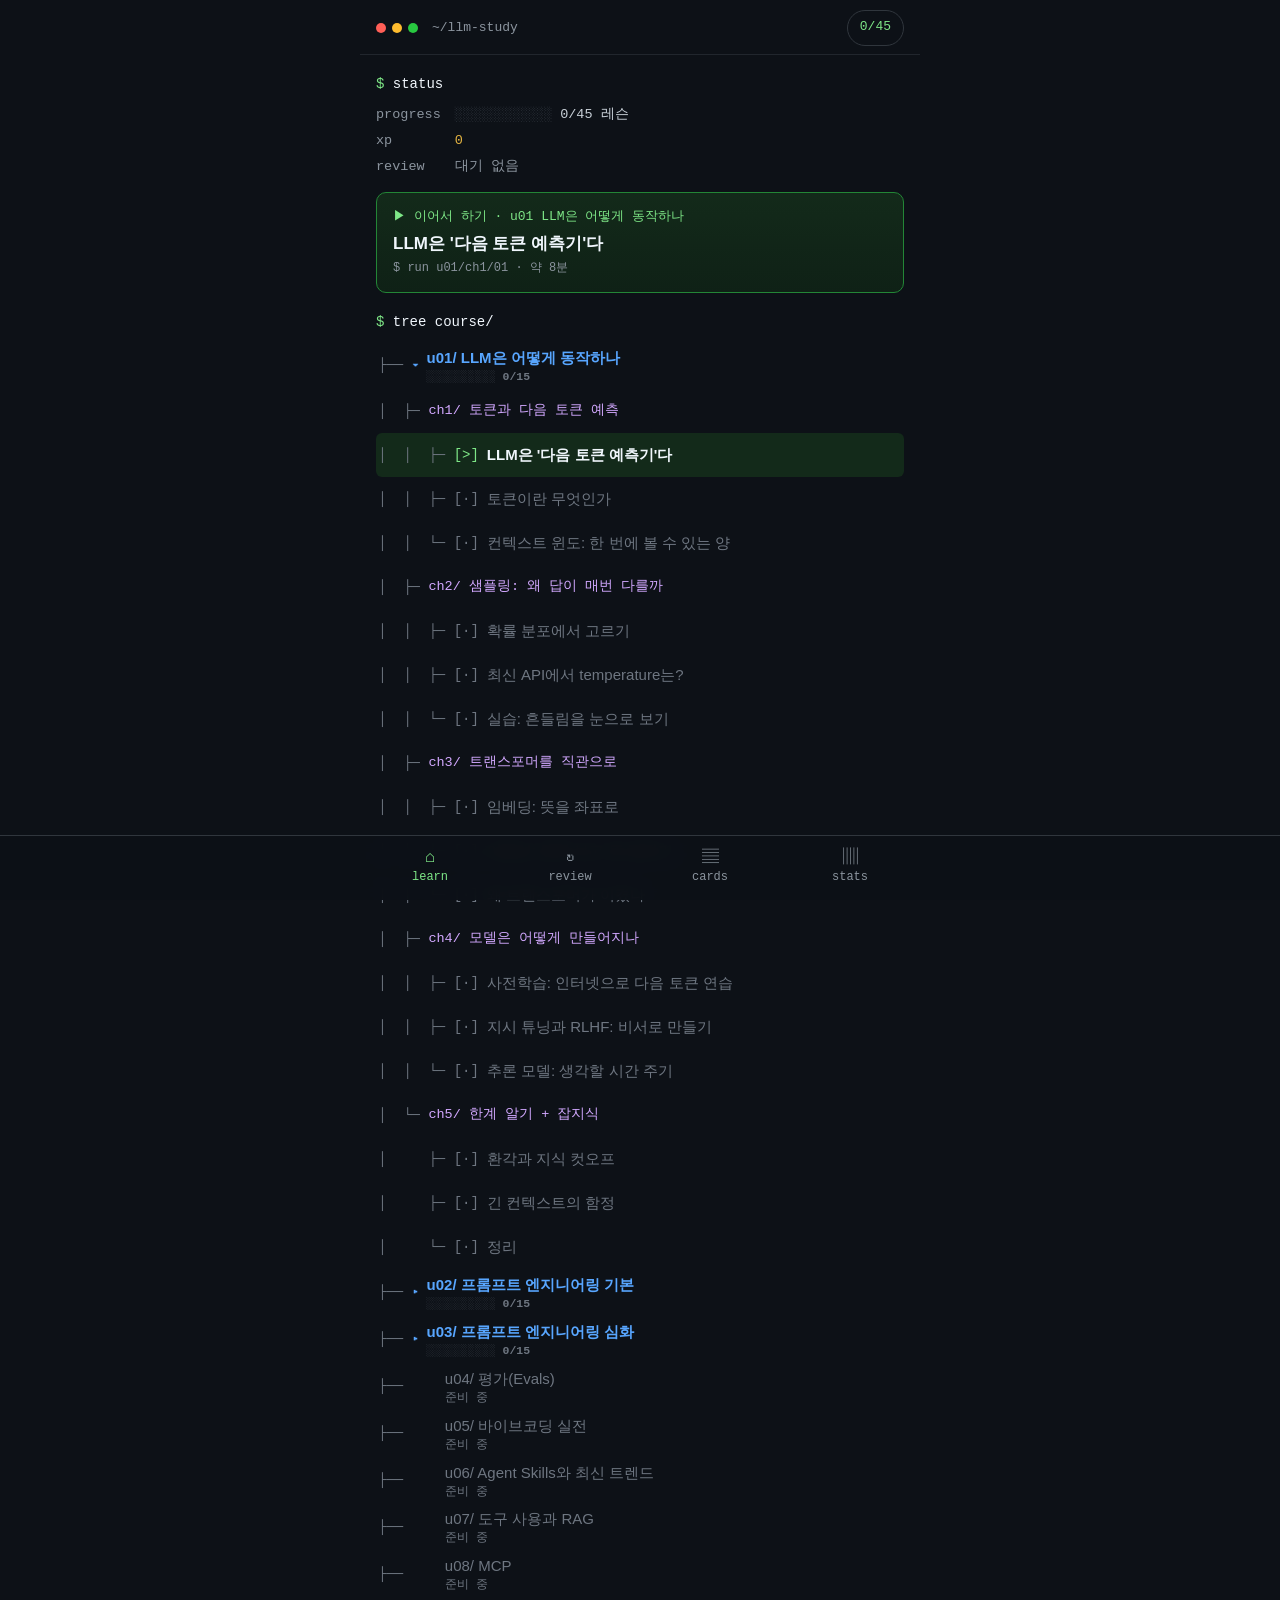
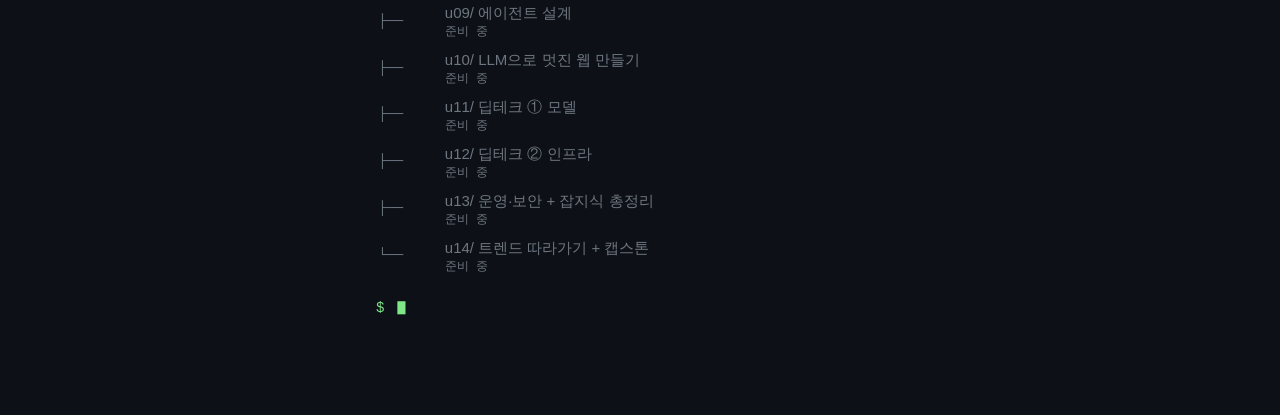
<file: docs/index.html>
<!DOCTYPE html>
<html lang="ko">
<head>
<meta charset="utf-8">
<meta name="viewport" content="width=device-width, initial-scale=1, viewport-fit=cover">
<meta name="theme-color" content="#0d1117">
<meta name="apple-mobile-web-app-capable" content="yes">
<meta name="mobile-web-app-capable" content="yes">
<meta name="apple-mobile-web-app-status-bar-style" content="black-translucent">
<meta name="apple-mobile-web-app-title" content="llm-study">
<meta name="description" content="대주제·챕터로 터미널처럼 배우는 LLM 실전 지식">
<meta http-equiv="Content-Security-Policy" content="default-src 'self'; script-src 'self'; style-src 'self'; img-src 'self' data:; connect-src 'self'; base-uri 'none'; form-action 'none'">
<link rel="manifest" href="manifest.webmanifest">
<link rel="icon" href="icon.svg" type="image/svg+xml">
<link rel="apple-touch-icon" href="icon-180.png">
<link rel="stylesheet" href="css/app.css?v=0.5.0">
<title>llm-study</title>
</head>
<body>
<div id="app" aria-live="polite"></div>
<nav id="tabbar" aria-label="메뉴"></nav>
<script src="content/course.js?v=0.5.0"></script>
<script src="content/w01.js?v=0.5.0"></script>
<script src="content/w02.js?v=0.5.0"></script>
<script src="content/w03.js?v=0.5.0"></script>
<script src="js/store.js?v=0.5.0"></script>
<script src="js/app.js?v=0.5.0"></script>
</body>
</html>
</file>
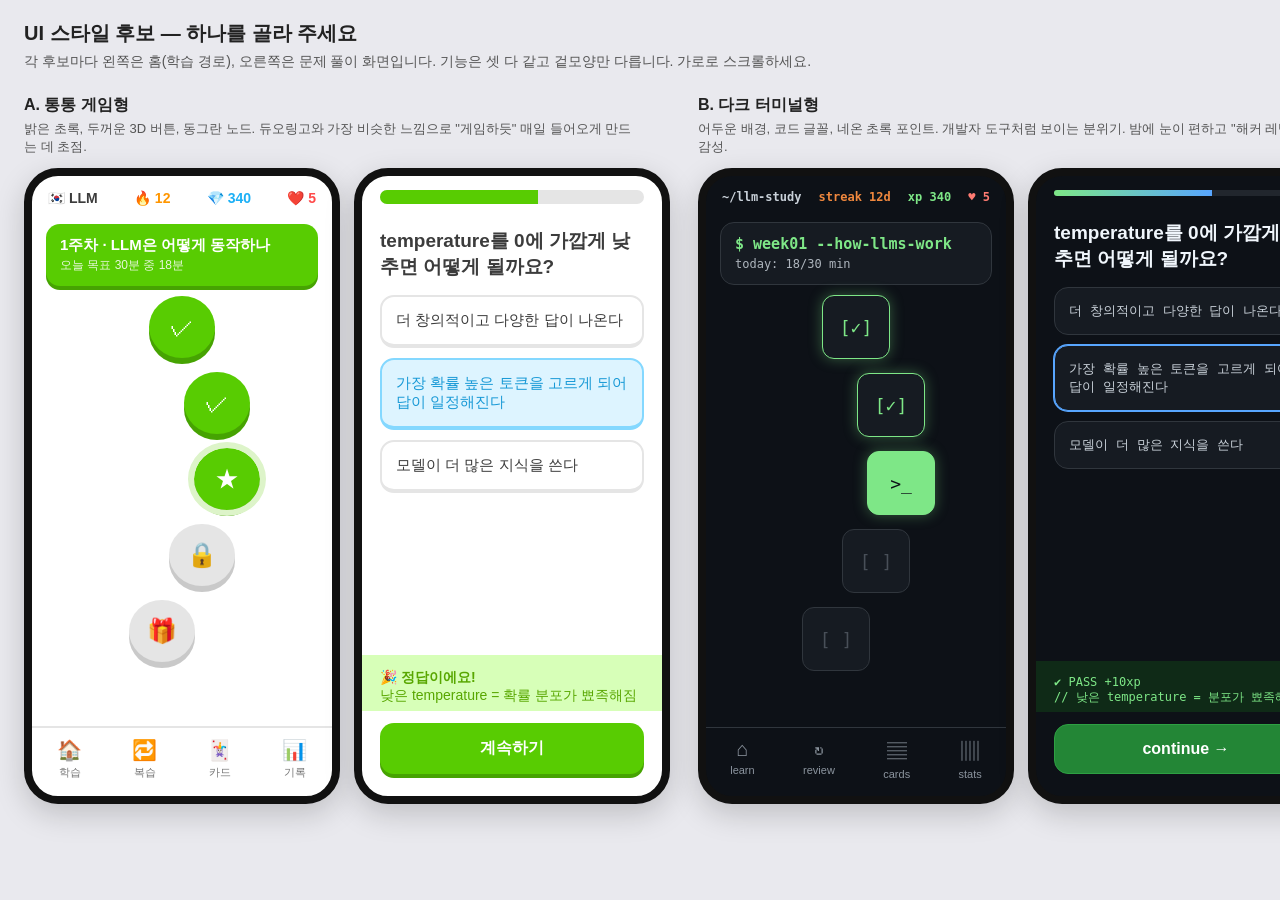
<file: design/style-candidates.html>
<!DOCTYPE html>
<html lang="ko">
<head>
<meta charset="utf-8">
<meta name="viewport" content="width=device-width, initial-scale=1">
<title>UI 스타일 후보 3종</title>
<style>
  body{margin:0;background:#e9e9ee;font-family:-apple-system,"Pretendard","Apple SD Gothic Neo","Malgun Gothic",sans-serif;color:#222}
  header{padding:20px 24px 4px}
  header h1{margin:0 0 6px;font-size:20px}
  header p{margin:0;color:#555;font-size:14px}
  .row{display:flex;gap:28px;padding:20px 24px 40px;overflow-x:auto}
  .cand{flex:0 0 auto}
  .cand h2{font-size:16px;margin:0 0 4px}
  .cand .desc{font-size:13px;color:#555;margin:0 0 12px;max-width:620px}
  .pair{display:flex;gap:14px}
  .phone{width:300px;height:620px;border-radius:34px;overflow:hidden;position:relative;box-shadow:0 10px 30px rgba(0,0,0,.18);border:8px solid #111}
  .phone .scr{position:absolute;inset:0;display:flex;flex-direction:column}
  .top{display:flex;justify-content:space-between;align-items:center;padding:14px 16px 10px;font-weight:700;font-size:14px}
  .tabbar{margin-top:auto;display:flex;justify-content:space-around;padding:10px 0 16px;font-size:11px}
  .tabbar div{display:flex;flex-direction:column;align-items:center;gap:3px}
  .tabbar .ic{font-size:20px}
  .path{flex:1;display:flex;flex-direction:column;align-items:center;gap:14px;padding-top:6px}
  .node{width:66px;height:62px;border-radius:50%;display:grid;place-items:center;font-size:24px}
  .unit{margin:8px 14px 4px;border-radius:14px;padding:12px 14px}
  .unit b{display:block;font-size:15px}
  .unit span{font-size:12px;opacity:.85}
  .q{padding:4px 18px;flex:1;display:flex;flex-direction:column}
  .bar{height:14px;border-radius:8px;margin:14px 18px 8px;overflow:hidden}
  .bar i{display:block;height:100%;width:60%}
  .qt{font-size:19px;font-weight:800;margin:12px 0 16px;line-height:1.35}
  .ch{border-radius:14px;padding:14px;margin-bottom:10px;font-size:15px}
  .btn{margin:auto 18px 22px;border-radius:14px;padding:15px;text-align:center;font-weight:800;font-size:16px}
  .fb{margin:0 0 0;padding:14px 18px 6px;font-size:14px}

  /* A 밝고 통통 */
  .A{background:#fff;color:#3c3c3c}
  .A .top .s{color:#ff9600}.A .top .h{color:#ff4b4b}.A .top .g{color:#1cb0f6}
  .A .unit{background:#58cc02;color:#fff;box-shadow:0 4px 0 #46a302}
  .A .node{background:#58cc02;color:#fff;box-shadow:0 6px 0 #46a302}
  .A .node.lock{background:#e5e5e5;color:#afafaf;box-shadow:0 6px 0 #c9c9c9}
  .A .node.now{outline:6px solid #ddf4c9}
  .A .tabbar{border-top:2px solid #e5e5e5;color:#777}
  .A .bar{background:#e5e5e5}.A .bar i{background:#58cc02}
  .A .ch{border:2px solid #e5e5e5;border-bottom-width:4px}
  .A .ch.sel{border-color:#84d8ff;background:#ddf4ff;color:#1899d6}
  .A .btn{background:#58cc02;color:#fff;box-shadow:0 4px 0 #46a302}
  .A .fb{background:#d7ffb8;color:#58a700;font-weight:800}

  /* B 다크 터미널 */
  .B{background:#0d1117;color:#c9d1d9}
  .B .top{font-family:"JetBrains Mono",Consolas,monospace;font-size:12px}
  .B .top .s{color:#f0883e}.B .top .h{color:#ff7b72}.B .top .g{color:#7ee787}
  .B .unit{background:#161b22;border:1px solid #30363d;font-family:Consolas,monospace}
  .B .unit b{color:#7ee787}
  .B .node{border-radius:12px;background:#161b22;border:1px solid #7ee787;color:#7ee787;font-size:18px;font-family:Consolas,monospace;box-shadow:0 0 14px rgba(126,231,135,.35)}
  .B .node.lock{border-color:#30363d;color:#484f58;box-shadow:none}
  .B .tabbar{border-top:1px solid #30363d;color:#8b949e}
  .B .bar{background:#21262d;height:6px}.B .bar i{background:linear-gradient(90deg,#7ee787,#58a6ff)}
  .B .qt{color:#f0f6fc}
  .B .ch{background:#161b22;border:1px solid #30363d;font-family:Consolas,monospace;font-size:13px}
  .B .ch.sel{border-color:#58a6ff;box-shadow:0 0 0 1px #58a6ff}
  .B .btn{background:#238636;color:#fff;border:1px solid #2ea043}
  .B .fb{background:#0f2a17;color:#7ee787;font-family:Consolas,monospace;font-size:12px}

  /* C 미니멀 페이퍼 */
  .C{background:#f7f4ee;color:#2b2723}
  .C .top{font-weight:600}
  .C .top .s,.C .top .h,.C .top .g{color:#8a5a2b}
  .C .unit{background:#fff;border:1px solid #e6dfd3}
  .C .unit b{font-family:Georgia,"Nanum Myeongjo",serif;font-size:17px}
  .C .node{background:#fff;border:1.5px solid #2b2723;color:#2b2723;font-size:18px}
  .C .node.done{background:#2b2723;color:#f7f4ee}
  .C .node.lock{border-color:#d4ccbe;color:#c2b9a9}
  .C .node.now{outline:4px solid #e8c9a0}
  .C .tabbar{border-top:1px solid #e6dfd3;color:#8b8378}
  .C .bar{background:#e6dfd3;height:4px}.C .bar i{background:#2b2723}
  .C .qt{font-family:Georgia,"Nanum Myeongjo",serif;font-weight:600}
  .C .ch{background:#fff;border:1px solid #e6dfd3}
  .C .ch.sel{border-color:#2b2723}
  .C .btn{background:#2b2723;color:#f7f4ee;font-weight:600}
  .C .fb{background:#efe6d6;color:#5b4a35}
</style>
</head>
<body>
<header>
  <h1>UI 스타일 후보 — 하나를 골라 주세요</h1>
  <p>각 후보마다 왼쪽은 홈(학습 경로), 오른쪽은 문제 풀이 화면입니다. 기능은 셋 다 같고 겉모양만 다릅니다. 가로로 스크롤하세요.</p>
</header>
<div class="row">

  <!-- A -->
  <div class="cand">
    <h2>A. 통통 게임형</h2>
    <p class="desc">밝은 초록, 두꺼운 3D 버튼, 동그란 노드. 듀오링고와 가장 비슷한 느낌으로 "게임하듯" 매일 들어오게 만드는 데 초점.</p>
    <div class="pair">
      <div class="phone A"><div class="scr">
        <div class="top"><span>🇰🇷 LLM</span><span class="s">🔥 12</span><span class="g">💎 340</span><span class="h">❤️ 5</span></div>
        <div class="unit"><b>1주차 · LLM은 어떻게 동작하나</b><span>오늘 목표 30분 중 18분</span></div>
        <div class="path">
          <div class="node">✓</div>
          <div class="node" style="margin-left:70px">✓</div>
          <div class="node now" style="margin-left:90px">★</div>
          <div class="node lock" style="margin-left:40px">🔒</div>
          <div class="node lock" style="margin-left:-40px">🎁</div>
        </div>
        <div class="tabbar"><div><span class="ic">🏠</span>학습</div><div><span class="ic">🔁</span>복습</div><div><span class="ic">🃏</span>카드</div><div><span class="ic">📊</span>기록</div></div>
      </div></div>
      <div class="phone A"><div class="scr">
        <div class="bar"><i></i></div>
        <div class="q">
          <div class="qt">temperature를 0에 가깝게 낮추면 어떻게 될까요?</div>
          <div class="ch">더 창의적이고 다양한 답이 나온다</div>
          <div class="ch sel">가장 확률 높은 토큰을 고르게 되어 답이 일정해진다</div>
          <div class="ch">모델이 더 많은 지식을 쓴다</div>
        </div>
        <div class="fb">🎉 정답이에요!<br><span style="font-weight:500">낮은 temperature = 확률 분포가 뾰족해짐</span></div>
        <div class="btn" style="margin-top:12px">계속하기</div>
      </div></div>
    </div>
  </div>

  <!-- B -->
  <div class="cand">
    <h2>B. 다크 터미널형</h2>
    <p class="desc">어두운 배경, 코드 글꼴, 네온 초록 포인트. 개발자 도구처럼 보이는 분위기. 밤에 눈이 편하고 "해커 레벨업" 감성.</p>
    <div class="pair">
      <div class="phone B"><div class="scr">
        <div class="top"><span>~/llm-study</span><span class="s">streak 12d</span><span class="g">xp 340</span><span class="h">♥ 5</span></div>
        <div class="unit"><b>$ week01 --how-llms-work</b><span>today: 18/30 min</span></div>
        <div class="path">
          <div class="node">[✓]</div>
          <div class="node" style="margin-left:70px">[✓]</div>
          <div class="node" style="margin-left:90px;background:#7ee787;color:#0d1117">&gt;_</div>
          <div class="node lock" style="margin-left:40px">[ ]</div>
          <div class="node lock" style="margin-left:-40px">[ ]</div>
        </div>
        <div class="tabbar"><div><span class="ic">⌂</span>learn</div><div><span class="ic">↻</span>review</div><div><span class="ic">▤</span>cards</div><div><span class="ic">▥</span>stats</div></div>
      </div></div>
      <div class="phone B"><div class="scr">
        <div class="bar"><i></i></div>
        <div class="q">
          <div class="qt">temperature를 0에 가깝게 낮추면 어떻게 될까요?</div>
          <div class="ch">더 창의적이고 다양한 답이 나온다</div>
          <div class="ch sel">가장 확률 높은 토큰을 고르게 되어 답이 일정해진다</div>
          <div class="ch">모델이 더 많은 지식을 쓴다</div>
        </div>
        <div class="fb">✔ PASS  +10xp<br>// 낮은 temperature = 분포가 뾰족해짐</div>
        <div class="btn" style="margin-top:12px">continue →</div>
      </div></div>
    </div>
  </div>

  <!-- C -->
  <div class="cand">
    <h2>C. 미니멀 페이퍼형</h2>
    <p class="desc">따뜻한 종이색, 세리프 제목, 장식 최소. 책·노트로 공부하는 차분한 느낌. 긴 설명 카드가 읽기 편함.</p>
    <div class="pair">
      <div class="phone C"><div class="scr">
        <div class="top"><span>LLM 노트</span><span class="s">연속 12일</span><span class="g">340 XP</span><span class="h">♡ 5</span></div>
        <div class="unit"><b>1주차 — LLM은 어떻게 동작하나</b><span>오늘 18 / 30분</span></div>
        <div class="path">
          <div class="node done">1</div>
          <div class="node done" style="margin-left:70px">2</div>
          <div class="node now" style="margin-left:90px">3</div>
          <div class="node lock" style="margin-left:40px">4</div>
          <div class="node lock" style="margin-left:-40px">5</div>
        </div>
        <div class="tabbar"><div><span class="ic">◎</span>학습</div><div><span class="ic">↺</span>복습</div><div><span class="ic">▢</span>카드</div><div><span class="ic">▤</span>기록</div></div>
      </div></div>
      <div class="phone C"><div class="scr">
        <div class="bar"><i></i></div>
        <div class="q">
          <div class="qt">temperature를 0에 가깝게 낮추면 어떻게 될까요?</div>
          <div class="ch">더 창의적이고 다양한 답이 나온다</div>
          <div class="ch sel">가장 확률 높은 토큰을 고르게 되어 답이 일정해진다</div>
          <div class="ch">모델이 더 많은 지식을 쓴다</div>
        </div>
        <div class="fb"><b>맞았습니다.</b><br>낮은 temperature는 확률 분포를 뾰족하게 만듭니다.</div>
        <div class="btn" style="margin-top:12px">다음</div>
      </div></div>
    </div>
  </div>

</div>
</body>
</html>
</file>
<file: docs/css/app.css>
:root{
  --bg:#0d1117; --panel:#161b22; --line:#30363d; --line2:#21262d;
  --fg:#c9d1d9; --fg-hi:#f0f6fc; --dim:#8b949e; --dimmer:#6e7681;
  --green:#7ee787; --green-d:#238636; --blue:#58a6ff; --orange:#f0883e;
  --red:#ff7b72; --purple:#d2a8ff; --yellow:#e3b341;
  --mono:"JetBrains Mono","D2Coding","Cascadia Mono",Consolas,"SF Mono",Menlo,monospace;
  --sans:-apple-system,BlinkMacSystemFont,"Pretendard","Apple SD Gothic Neo","Noto Sans KR","Malgun Gothic",sans-serif;
  --tab-h:64px;
  --safe-b:env(safe-area-inset-bottom,0px);
}
*{box-sizing:border-box;-webkit-tap-highlight-color:transparent}
html,body{margin:0;background:var(--bg);color:var(--fg)}
body{font-family:var(--sans);font-size:16px;line-height:1.6;min-height:100dvh;overscroll-behavior-y:none}
button{font:inherit;color:inherit;background:none;border:0;padding:0;cursor:pointer}
a{color:var(--blue)}
#app{max-width:560px;margin:0 auto;padding:0 16px calc(var(--tab-h) + var(--safe-b) + 24px)}
body.in-lesson #app{padding-bottom:0}
.mono{font-family:var(--mono)}
.dim{color:var(--dim)} .dimmer{color:var(--dimmer)} .green{color:var(--green)} .blue{color:var(--blue)} .orange{color:var(--orange)} .red{color:var(--red)} .purple{color:var(--purple)} .yellow{color:var(--yellow)}

/* ---------- prompt / terminal chrome ---------- */
.titlebar{position:sticky;top:0;z-index:5;background:var(--bg);margin:0 -16px;padding:calc(env(safe-area-inset-top,0px) + 10px) 16px 8px;border-bottom:1px solid var(--line2);display:flex;align-items:center;gap:8px;font-family:var(--mono);font-size:13px}
.titlebar .dots{display:flex;gap:6px;margin-right:6px}
.titlebar .dots i{width:10px;height:10px;border-radius:50%;background:#30363d}
.titlebar .dots i:nth-child(1){background:#ff5f57}.titlebar .dots i:nth-child(2){background:#febc2e}.titlebar .dots i:nth-child(3){background:#28c840}
.titlebar .path{color:var(--dim);flex:1;overflow:hidden;white-space:nowrap;text-overflow:ellipsis}
.titlebar .chip{color:var(--green)}
.cmd{font-family:var(--mono);font-size:14px;margin:18px 0 8px;color:var(--fg-hi);word-break:break-all}
.cmd .ps{color:var(--green)} .cmd .cw{color:var(--blue)}
.out{font-family:var(--mono);font-size:13.5px;line-height:1.75;color:var(--fg)}
.kv{display:grid;grid-template-columns:auto 1fr;gap:2px 14px}
.kv .k{color:var(--dim)}
.cursor::after{content:"▋";color:var(--green);animation:blink 1s steps(1) infinite;margin-left:2px}
@keyframes blink{50%{opacity:0}}
@media (prefers-reduced-motion:reduce){.cursor::after{animation:none}}

/* goal meter */
.meter{font-family:var(--mono);white-space:pre}
.meter .on{color:var(--green)} .meter .off{color:#3d444d}

/* ---------- big run button ---------- */
.run{display:block;width:100%;text-align:left;margin:14px 0 4px;border:1px solid var(--green-d);background:linear-gradient(180deg,#132a1a,#0f2116);border-radius:10px;padding:14px 16px;min-height:64px}
.run .l1{font-family:var(--mono);font-size:13px;color:var(--green)}
.run .l2{font-size:17px;font-weight:700;color:var(--fg-hi);margin-top:2px}
.run .l3{font-family:var(--mono);font-size:12px;color:var(--dim);margin-top:2px}
.run:active{transform:translateY(1px)}
.run.done{border-color:var(--line);background:var(--panel)}
.run.done .l1{color:var(--dim)}

/* ---------- tree ---------- */
.tree{font-family:var(--mono);font-size:14px;margin-top:6px}
.tree .row{display:flex;align-items:center;width:100%;text-align:left;min-height:44px;padding:4px 2px;border-radius:6px;gap:0}
.tree .row:active{background:var(--panel)}
.tree .pre{color:var(--dimmer);white-space:pre;flex:0 0 auto}
.tree .st{flex:0 0 auto;margin-right:8px;white-space:pre}
.tree .nm{flex:1;min-width:0;font-family:var(--sans);font-size:15px;color:var(--fg)}
.tree .nm small{display:block;font-family:var(--mono);font-size:11.5px;color:var(--dimmer);line-height:1.3}
.tree .row.week .nm{color:var(--blue);font-weight:700}
.tree .row.day .nm{color:var(--purple);font-family:var(--mono);font-size:13.5px}
.tree .row.lsn.locked .nm{color:var(--dimmer)}
.tree .row.lsn.next{background:#132a1a}
.tree .row.lsn.next .nm{color:var(--fg-hi);font-weight:600}
.tree .row.soon .nm{color:var(--dimmer)}
.tree .bar{font-size:12px;color:var(--dim);margin-left:8px;white-space:pre}

/* ---------- tabbar ---------- */
#tabbar{position:fixed;left:0;right:0;bottom:0;z-index:10;background:rgba(13,17,23,.96);backdrop-filter:blur(8px);border-top:1px solid var(--line);display:flex;justify-content:center;padding-bottom:var(--safe-b)}
#tabbar .in{display:flex;width:100%;max-width:560px}
#tabbar button{flex:1;height:var(--tab-h);display:flex;flex-direction:column;align-items:center;justify-content:center;gap:2px;font-family:var(--mono);font-size:12px;color:var(--dim)}
#tabbar button .ic{font-size:17px;line-height:1}
#tabbar button.on{color:var(--green)}
#tabbar button .badge{background:var(--orange);color:#0d1117;border-radius:8px;padding:0 5px;font-size:10px;margin-left:3px;font-weight:700}
body.in-lesson #tabbar{display:none}

/* ---------- lesson player ---------- */
.lesson{display:flex;flex-direction:column;min-height:100dvh}
.lhead{position:sticky;top:0;z-index:5;background:var(--bg);margin:0 -16px;padding:calc(env(safe-area-inset-top,0px) + 10px) 12px 10px;display:flex;align-items:center;gap:10px;border-bottom:1px solid var(--line2)}
.lhead .x{width:44px;height:44px;display:grid;place-items:center;font-family:var(--mono);color:var(--dim);font-size:18px}
.pbar{flex:1;height:8px;background:var(--line2);border-radius:4px;overflow:hidden}
.pbar i{display:block;height:100%;background:linear-gradient(90deg,var(--green),var(--blue));transition:width .3s}
.lhead .cnt{font-family:var(--mono);font-size:12px;color:var(--dim);min-width:44px;text-align:right}
.lbody{flex:1;padding:6px 0 20px}
.lfoot{position:sticky;bottom:0;background:var(--bg);margin:0 -16px;padding:12px 16px calc(12px + var(--safe-b));border-top:1px solid var(--line2)}
.lfoot.pass{background:#0f2a17;border-top-color:var(--green-d)}
.lfoot.fail{background:#2d1214;border-top-color:#6e2a2a}
.fb-title{font-family:var(--mono);font-weight:700;margin-bottom:4px}
.fb-body{font-size:14.5px;margin-bottom:12px;color:var(--fg)}
.btn{display:block;width:100%;min-height:52px;border-radius:10px;font-family:var(--mono);font-weight:700;font-size:16px;background:var(--green-d);color:#fff;border:1px solid #2ea043}
.btn:disabled{background:var(--line2);border-color:var(--line);color:var(--dimmer)}
.btn.ghost{background:transparent;border-color:var(--line);color:var(--fg)}
.btn.red{background:#8e1519;border-color:#da3633}
.btn + .btn{margin-top:10px}

.qhead{font-family:var(--mono);font-size:12.5px;color:var(--dim);margin:16px 0 6px}
.qtext{font-size:19px;font-weight:700;line-height:1.45;color:var(--fg-hi);margin:0 0 16px}
.choices{display:flex;flex-direction:column;gap:10px}
.choice{display:flex;gap:10px;align-items:flex-start;text-align:left;width:100%;min-height:52px;padding:12px 14px;border:1px solid var(--line);border-radius:10px;background:var(--panel);font-size:15.5px;line-height:1.45}
.choice .n{font-family:var(--mono);color:var(--dim);flex:0 0 auto}
.choice.sel{border-color:var(--blue);box-shadow:0 0 0 1px var(--blue);background:#0c2d4a33}
.choice.sel .n{color:var(--blue)}
.choice.ok{border-color:var(--green-d);box-shadow:0 0 0 1px var(--green-d)}
.choice.ok .n{color:var(--green)}
.choice.bad{border-color:#da3633;box-shadow:0 0 0 1px #da3633}
.choice.bad .n{color:var(--red)}
.choice:disabled{cursor:default;color:var(--fg)}
.choice:disabled:not(.ok):not(.bad){opacity:.5}
.ox{display:grid;grid-template-columns:1fr 1fr;gap:12px}
.ox .choice{justify-content:center;font-family:var(--mono);font-size:28px;min-height:92px;align-items:center}
.order-picked{min-height:56px;border:1px dashed var(--line);border-radius:10px;padding:8px;display:flex;flex-direction:column;gap:6px;margin-bottom:14px}
.order-picked .ph{color:var(--dimmer);font-family:var(--mono);font-size:13px;padding:8px}
.order-picked .choice{min-height:44px;padding:8px 12px}

/* learn card (markdown-ish) */
.doc{font-size:16px;line-height:1.75}
.doc h3{font-size:19px;color:var(--fg-hi);margin:6px 0 10px;line-height:1.4}
.doc p{margin:0 0 12px}
.doc ul{margin:0 0 12px;padding-left:20px}
.doc li{margin:2px 0}
.doc li::marker{color:var(--green)}
.doc code{font-family:var(--mono);font-size:.88em;background:var(--line2);border:1px solid var(--line);border-radius:4px;padding:0 4px;color:var(--orange)}
.doc pre{font-family:var(--mono);font-size:13px;line-height:1.6;white-space:pre-wrap;word-break:break-word;background:var(--panel);border:1px solid var(--line);border-radius:8px;padding:12px;overflow-x:auto;margin:0 0 12px;color:var(--fg)}
.doc pre code{background:none;border:0;padding:0;color:inherit;font-size:inherit}
.doc strong{color:var(--fg-hi)}
.doc blockquote{margin:0 0 12px;border-left:3px solid var(--green-d);padding:4px 12px;color:var(--fg);background:#0f2a1755;border-radius:0 6px 6px 0}
.src{font-family:var(--mono);font-size:12px;color:var(--dimmer);border-top:1px dashed var(--line);padding-top:8px;margin-top:6px;word-break:break-all}
.src a{color:var(--dim)}

/* result & cards & stats */
.box{border:1px solid var(--line);border-radius:10px;background:var(--panel);padding:14px;margin:10px 0}
.box h4{margin:0 0 6px;font-family:var(--mono);font-size:13px;color:var(--dim);font-weight:500}
.big{font-family:var(--mono);font-size:30px;font-weight:700;color:var(--fg-hi);line-height:1.2}
.grid2{display:grid;grid-template-columns:1fr 1fr;gap:10px}
.card{border:1px solid var(--line);border-radius:10px;background:var(--panel);padding:14px;margin:10px 0}
.card .tag{font-family:var(--mono);font-size:11.5px;color:var(--orange)}
.card .tag.core{color:var(--purple)}
.card .t{font-weight:700;color:var(--fg-hi);margin:2px 0 6px}
.card .b{font-size:14.5px;line-height:1.65}
.card.locked{opacity:.45}
textarea.code{width:100%;min-height:110px;background:var(--bg);color:var(--fg);border:1px solid var(--line);border-radius:8px;font-family:var(--mono);font-size:12px;padding:10px}
.toast{position:fixed;left:50%;bottom:calc(var(--tab-h) + var(--safe-b) + 16px);transform:translateX(-50%);background:var(--panel);border:1px solid var(--line);border-radius:8px;padding:10px 14px;font-family:var(--mono);font-size:13px;z-index:30;max-width:90vw}
.empty{color:var(--dim);font-family:var(--mono);font-size:13.5px;padding:8px 0}
.pop{animation:pop .35s ease-out}
@keyframes pop{0%{transform:translateY(6px)}100%{transform:none}}
@media (prefers-reduced-motion:reduce){.pop{animation:none}}

/* ---------- 실전 스텝: chat / screen / template / fix ---------- */
.chat{border:1px solid var(--line);border-radius:12px;background:var(--panel);padding:10px 10px 12px;margin:4px 0 8px}
.chat.bad{border-color:#6e2a2a}.chat.good{border-color:var(--green-d)}
.chat-top{display:flex;align-items:center;gap:8px;margin-bottom:8px;font-family:var(--mono);font-size:12px}
.chat-top .tool{color:var(--dim);margin-left:auto}
.cbadge{border-radius:6px;padding:1px 8px;font-weight:700}
.cbadge.bad{background:#3d1416;color:var(--red)}.cbadge.good{background:#0f2a17;color:var(--green)}
.msg{display:flex;flex-direction:column;margin:8px 0}
.msg .who{font-family:var(--mono);font-size:11px;color:var(--dimmer);margin:0 4px 2px}
.msg .bubble{max-width:88%;padding:10px 12px;border-radius:14px;font-size:15px;line-height:1.6;word-break:keep-all;overflow-wrap:anywhere}
.msg.me{align-items:flex-end}.msg.me .bubble{background:#0c2d4a;border:1px solid #1f6feb;color:var(--fg-hi);border-bottom-right-radius:4px}
.msg.ai{align-items:flex-start}.msg.ai .bubble{background:var(--line2);border:1px solid var(--line);border-bottom-left-radius:4px}
.bubble code,.pb-t code{font-family:var(--mono);font-size:.88em;color:var(--orange)}
mark{background:#e3b34133;color:var(--yellow);border-bottom:2px solid var(--yellow);border-radius:2px;padding:0 1px}
.note{font-family:var(--mono);font-size:12.5px;color:var(--dim);margin:6px 2px 8px;line-height:1.6}

.scr-cap{font-family:var(--mono);font-size:12.5px;color:var(--dim);margin:2px 0 8px}
.mock{margin:0 auto 10px;border:1px solid var(--line);border-radius:14px;background:#f6f7f9;color:#1f2328;font-family:var(--sans);overflow:hidden}
.mock-phone{max-width:260px;border:6px solid #2d333b;border-radius:26px}
.mock-desktop{border-top:22px solid #2d333b}
.mock-web{border-top:22px solid #2d333b;background:#fff}
.mock-doc{background:#fff;border-radius:4px;max-width:300px;box-shadow:0 2px 12px rgba(0,0,0,.4)}
.mock-in{padding:12px;display:flex;flex-direction:column;gap:8px;font-size:13px;line-height:1.45}
.mock-doc .mock-in{padding:18px 16px;font-family:"Noto Serif KR","Batang",serif}
.blk{position:relative;border-radius:6px}
.blk-bar{background:#1f2328;color:#fff;font-weight:700;padding:8px 10px;margin:-12px -12px 2px;border-radius:0}
.blk-input{border:1px solid #c9ccd1;background:#fff;color:#8b949e;padding:8px 10px}
.blk-button{background:#2563eb;color:#fff;text-align:center;font-weight:700;padding:9px}
.blk-text{color:#57606a;font-size:12.5px}
.blk-card{background:#fff;border:1px solid #d0d7de;padding:10px;box-shadow:0 1px 3px rgba(0,0,0,.06)}
.blk-img{background:repeating-linear-gradient(45deg,#e5e7eb,#e5e7eb 6px,#eef0f3 6px,#eef0f3 12px);color:#8b949e;text-align:center;padding:18px 6px;font-size:12px}
.blk-heading{font-weight:800;font-size:15px;color:#111}
.blk-para{color:#333;font-size:12.5px}
.blk-blank{background:#fff8c5;border:1px dashed #d4a72c;color:#9a6700;padding:6px 8px;font-size:12px}
.blk-chip{display:inline-block;align-self:flex-start;background:#eef2ff;color:#3730a3;border-radius:999px;padding:2px 10px;font-size:12px}
.blk-hero{padding:16px 10px;text-align:center;font-weight:800;font-size:16px;background:#eef2ff;color:#1e1b4b}
.blk-row{display:flex;gap:6px}.blk-row>.blk{flex:1;min-width:0}
.blk table{width:100%;border-collapse:collapse;font-size:12px}
.blk th,.blk td{border:1px solid #c9ccd1;padding:4px 6px;text-align:left}
.blk th{background:#eaeef2}
/* 디자인 비교용 스타일 변형 */
.st-grad{background:linear-gradient(90deg,#7c3aed,#ec4899,#f59e0b);color:#fff}
.st-neon{color:#7c3aed;font-weight:900;letter-spacing:.02em}
.st-quiet{background:none;color:#111;font-weight:700;text-align:left;font-size:17px;padding:14px 0 4px}
.st-gray{filter:grayscale(1);opacity:.75}
.st-small{font-size:11px;color:#8b949e}
.st-broken{font-family:"Comic Sans MS","Gungsuh",cursive;font-size:17px;color:#b91c1c}
.st-off{transform:translateX(18px)}
.st-overlap{margin-top:-14px}
.issue{outline:2px dashed #e5534b;outline-offset:2px}
.ib{display:inline-grid;place-items:center;width:18px;height:18px;border-radius:50%;background:#e5534b;color:#fff;font-family:var(--mono);font-size:11px;font-weight:700;flex:0 0 auto}
.blk .ib{position:absolute;top:-8px;right:2px;z-index:2}
.issues{list-style:none;padding:0;margin:4px 0 8px}
.issues li{display:flex;gap:8px;align-items:flex-start;font-size:14.5px;margin:6px 0}
.issues li .ib{margin-top:3px}

.tpl{border:1px solid var(--line);border-radius:10px;background:var(--panel);overflow:hidden;margin:4px 0 10px}
.tpl-h{padding:10px 12px;border-bottom:1px solid var(--line2)}
.tpl-t{font-weight:700;color:var(--fg-hi)}
.tpl-u{font-size:13px;color:var(--dim)}
.tpl-b{margin:0;padding:12px;font-family:var(--mono);font-size:13px;line-height:1.65;white-space:pre-wrap;word-break:break-word;color:var(--fg)}
.fill{color:#0d1117;background:var(--yellow);border-radius:3px;padding:0 2px}
.btn.copy{margin-top:0}
.card .btn.copy{margin-top:8px;min-height:44px}
.pbox{border:1px solid #1f6feb;border-radius:12px;background:#0c2d4a55;padding:10px 12px;margin:0 0 14px}
.pb-l{font-family:var(--mono);font-size:11.5px;color:var(--blue);margin-bottom:4px}
.pb-t{font-size:15px;color:var(--fg-hi);line-height:1.6}
.chips{display:flex;gap:8px;flex-wrap:wrap;margin:8px 0}
.chip{font-family:var(--mono);font-size:13px;border:1px solid var(--line);border-radius:999px;padding:6px 12px;min-height:36px;color:var(--dim)}
.chip.on{border-color:var(--green-d);color:var(--green);background:#0f2a17}
.card .tag.k-core{color:var(--purple)}.card .tag.k-template{color:var(--yellow)}
.limg{display:block;max-width:100%;border-radius:8px;border:1px solid var(--line);margin:0 0 12px}
.offscreen{position:fixed;left:-9999px;top:0;opacity:0}
</file>
